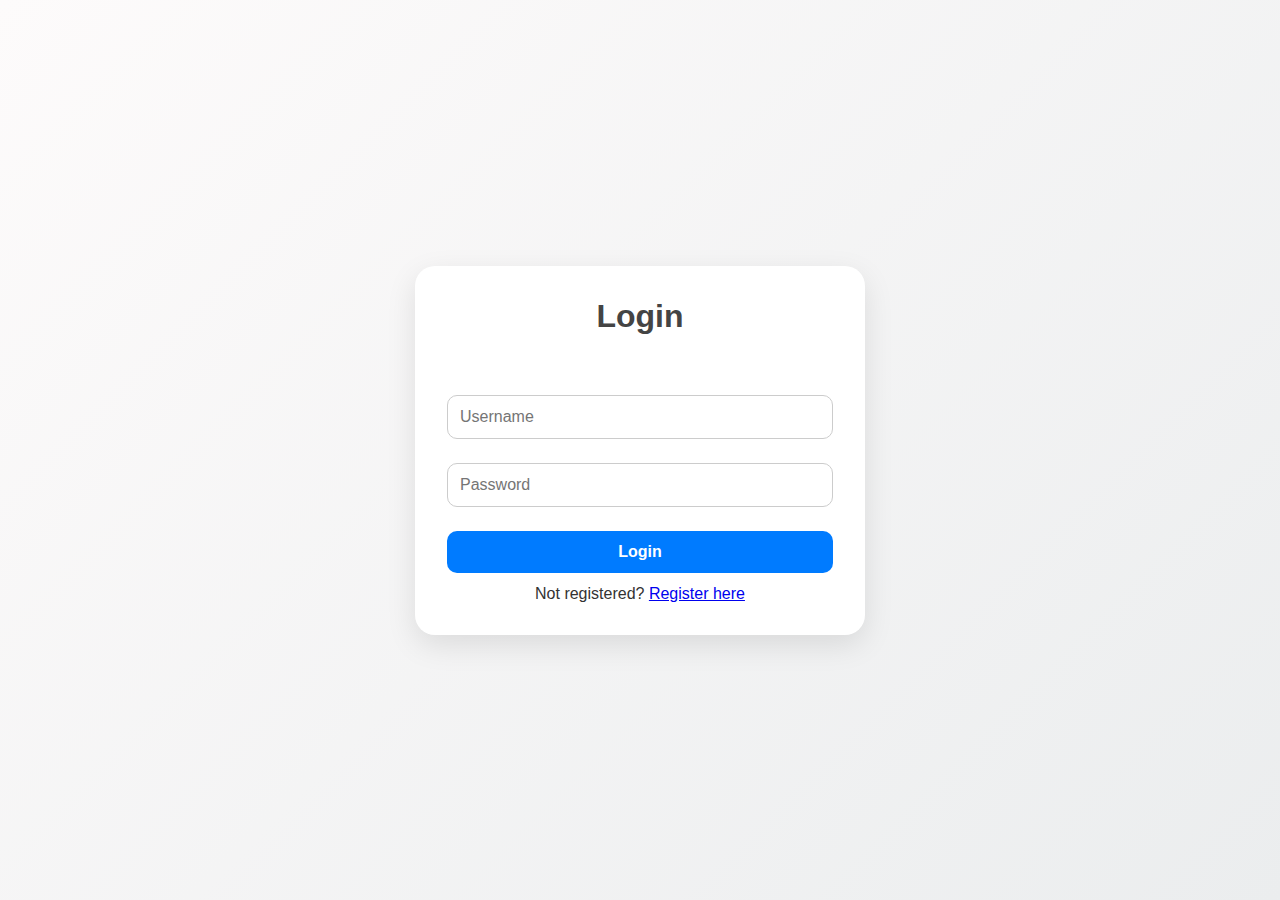
<file: index.html>
<!DOCTYPE html>
<html lang="en">
<head>
    <meta charset="UTF-8">
    <title>Login Page</title>
    <link rel="stylesheet" href="style.css">
    <script defer src="script.js"></script>
</head>
<body class="theme-default">
    <div class="container">
        <h1>Login</h1>
        <form id="loginForm">
            <input type="text" id="username" placeholder="Username" required>
            <input type="password" id="password" placeholder="Password" required>
            <button type="submit">Login</button>
        </form>
        <p>Not registered? <a href="register.html">Register here</a></p>
    </div>
</body>
</html>
</file>
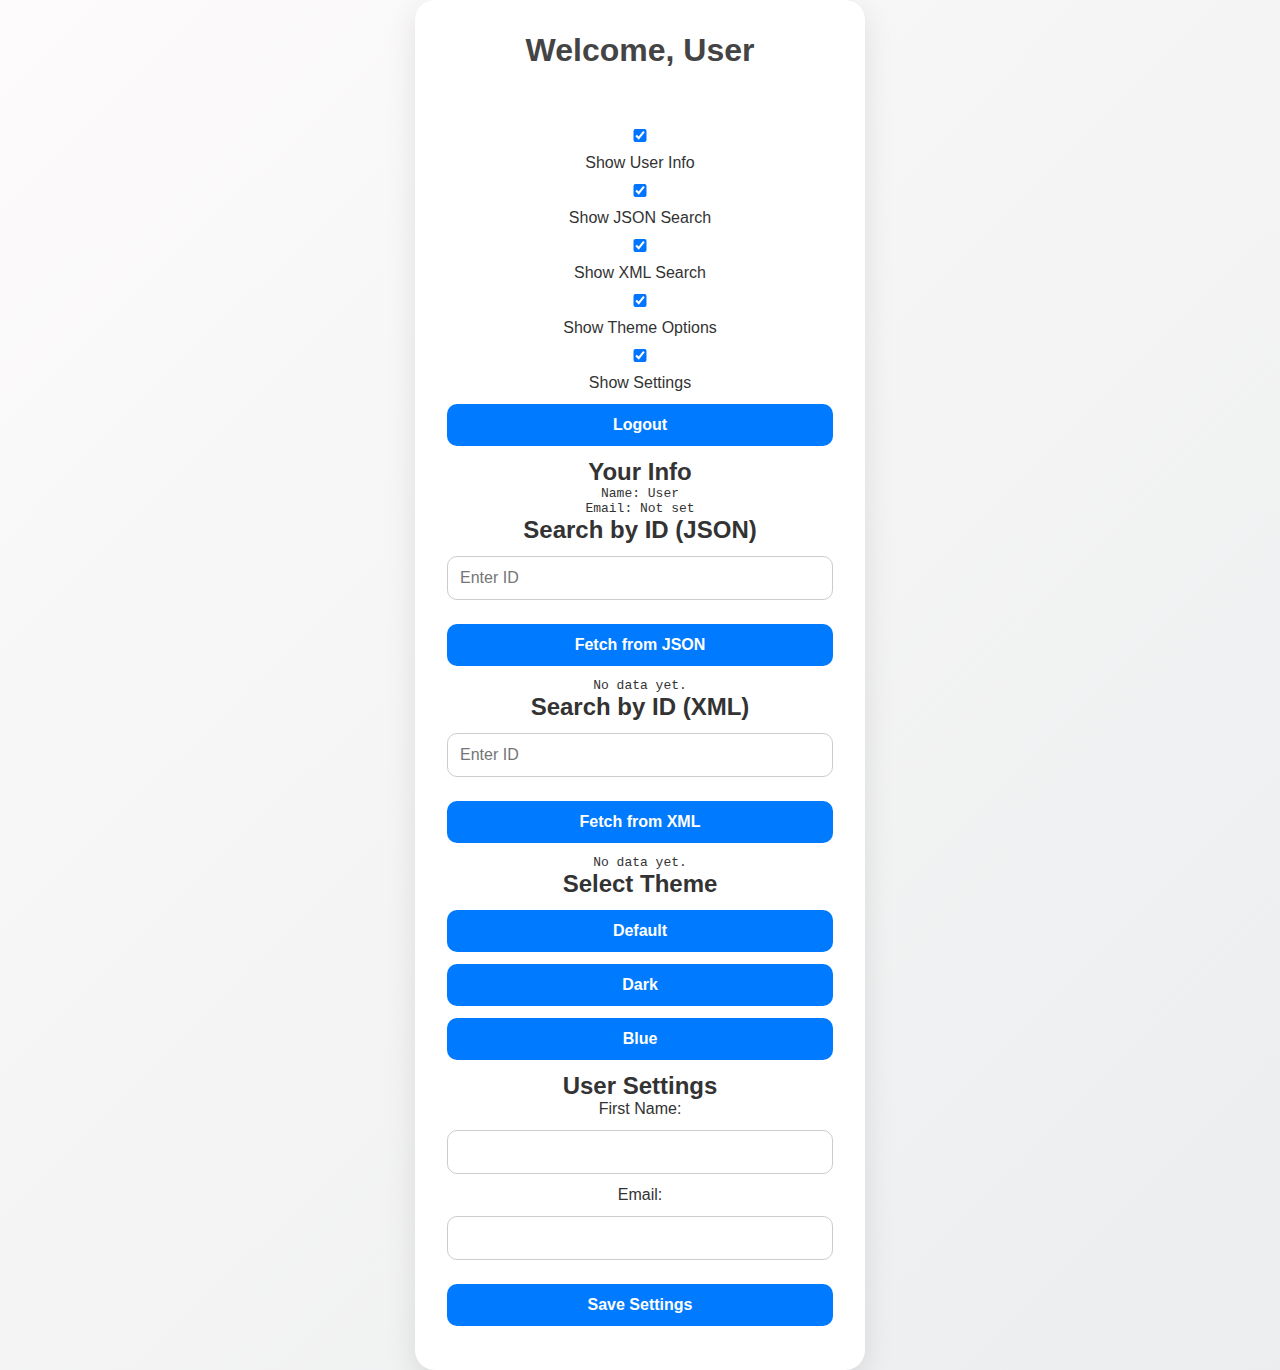
<file: dashboard.html>
<!DOCTYPE html>
<html lang="en">
<head>
  <meta charset="UTF-8" />
  <title>Dashboard</title>
  <link rel="stylesheet" href="style.css" />
  <script defer src="script.js"></script>
</head>
<body class="theme-default">
  <div class="container">
    <h1>Welcome, <span id="welcomeName">User</span></h1>

    <!-- Menü -->
    <div class="menu">
      <label><input type="checkbox" checked onchange="toggleSection('infoPanel')"> Show User Info</label>
      <label><input type="checkbox" checked onchange="toggleSection('searchPanel')"> Show JSON Search</label>
      <label><input type="checkbox" checked onchange="toggleSection('xmlSearchPanel')"> Show XML Search</label>
      <label><input type="checkbox" checked onchange="toggleSection('themePanel')"> Show Theme Options</label>
      <label><input type="checkbox" checked onchange="toggleSection('settingsPanel')"> Show Settings</label>
      <button onclick="logout()">Logout</button>
    </div>

    <!-- Kullanıcı Bilgisi -->
    <div id="infoPanel">
      <h2>Your Info</h2>
      <pre id="userInfo">Loading...</pre>
    </div>

    <!-- JSON ile Kullanıcı Arama -->
    <div id="searchPanel">
      <h2>Search by ID (JSON)</h2>
      <input type="text" id="userId" placeholder="Enter ID" />
      <button onclick="fetchUserData()">Fetch from JSON</button>
      <pre id="userData">No data yet.</pre>
    </div>

    <!-- XML ile Kullanıcı Arama -->
    <div id="xmlSearchPanel">
      <h2>Search by ID (XML)</h2>
      <input type="text" id="userIdXml" placeholder="Enter ID" />
      <button onclick="fetchUserFromXML()">Fetch from XML</button>
      <pre id="xmlUserData">No data yet.</pre>
    </div>

    <!-- Tema Seçimi -->
    <div id="themePanel">
      <h2>Select Theme</h2>
      <button onclick="changeTheme('default')">Default</button>
      <button onclick="changeTheme('dark')">Dark</button>
      <button onclick="changeTheme('blue')">Blue</button>
    </div>

    <!-- Ayarlar Paneli -->
    <div id="settingsPanel">
      <h2>User Settings</h2>
      <label>First Name: <input type="text" id="settingFirstName" /></label><br />
      <label>Email: <input type="email" id="settingEmail" /></label><br />
      <button onclick="saveUserSettings()">Save Settings</button>
      <p id="settingsSaved" style="color: green;"></p>
    </div>
  </div>
</body>
</html>
</file>
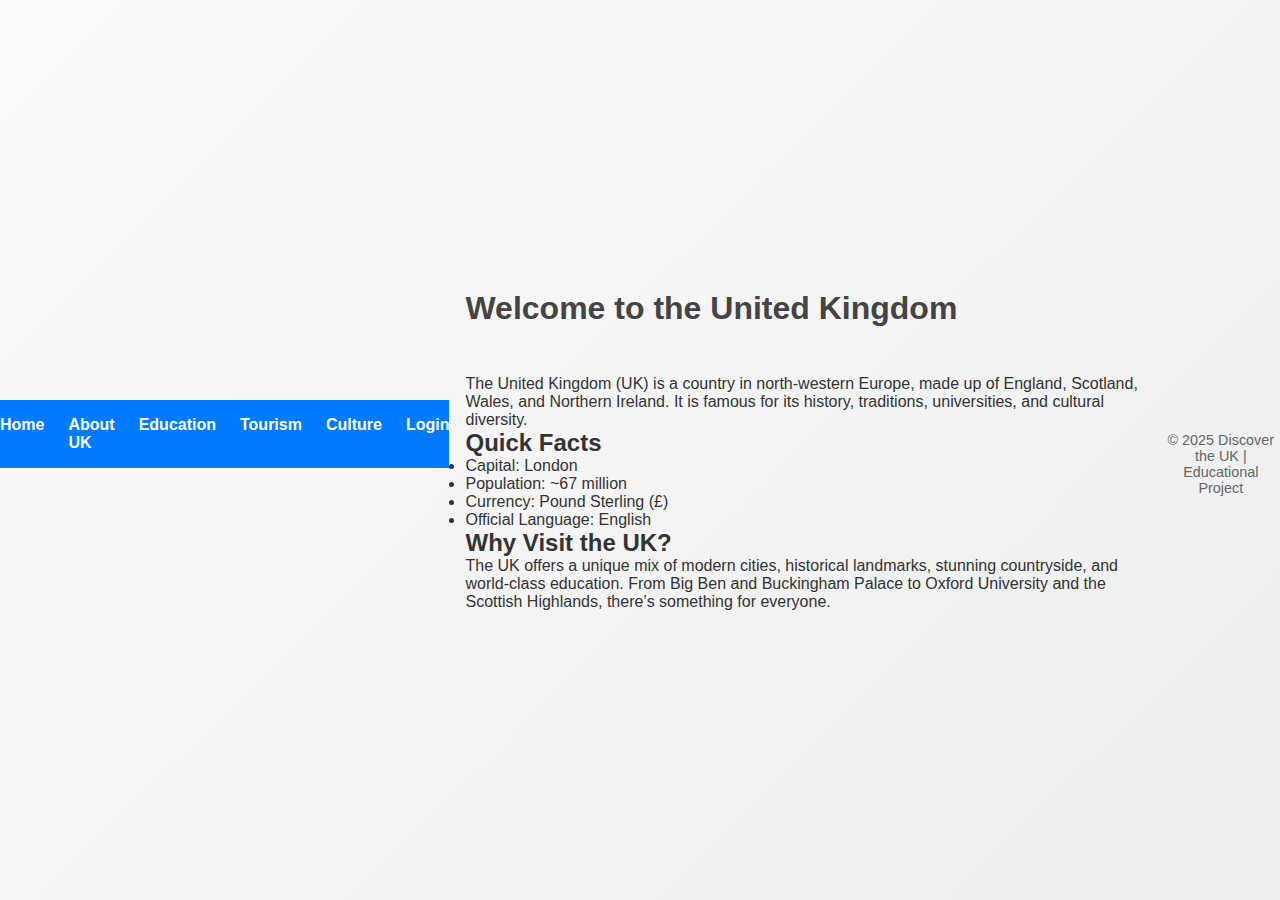
<file: home.html>
<!DOCTYPE html>
<html lang="en">
<head>
  <meta charset="UTF-8">
  <title>Discover the UK</title>
  <link rel="stylesheet" href="style.css">
  <script defer src="script.js"></script>
</head>
<body>
  <header>
    <nav>
      <ul class="navbar">
        <li><a href="home.html">Home</a></li>
        <li><a href="about.html">About UK</a></li>
        <li><a href="education.html">Education</a></li>
        <li><a href="tourism.html">Tourism</a></li>
        <li><a href="culture.html">Culture</a></li>
        <li id="loginNav"><a href="index.html">Login</a></li>
        <li id="dashboardNav" style="display:none;"><a href="dashboard.html">Dashboard</a></li>
        <li id="logoutNav" style="display:none;"><a href="#" onclick="logout()">Logout</a></li>
      </ul>
    </nav>
  </header>

  <main class="content">
    <h1>Welcome to the United Kingdom</h1>
    <p>
      The United Kingdom (UK) is a country in north-western Europe, 
      made up of England, Scotland, Wales, and Northern Ireland. 
      It is famous for its history, traditions, universities, and cultural diversity.
    </p>

    <section>
      <h2>Quick Facts</h2>
      <ul>
        <li>Capital: London</li>
        <li>Population: ~67 million</li>
        <li>Currency: Pound Sterling (£)</li>
        <li>Official Language: English</li>
      </ul>
    </section>

    <section>
      <h2>Why Visit the UK?</h2>
      <p>
        The UK offers a unique mix of modern cities, historical landmarks, 
        stunning countryside, and world-class education. From Big Ben and Buckingham Palace 
        to Oxford University and the Scottish Highlands, there’s something for everyone.
      </p>
    </section>
  </main>

  <footer>
    <p>© 2025 Discover the UK | Educational Project</p>
  </footer>
</body>
</html>
</file>
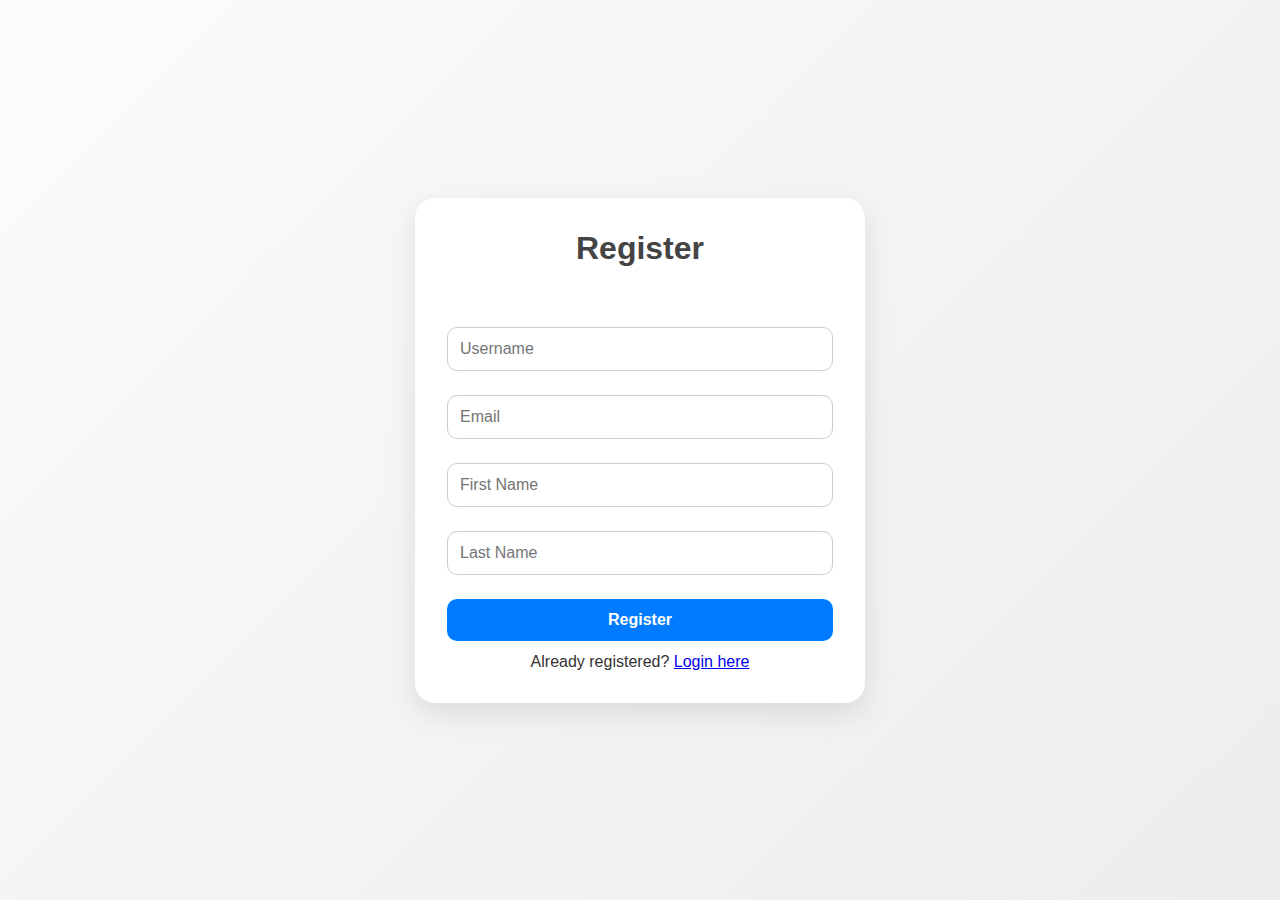
<file: register.html>
<!DOCTYPE html>
<html lang="en">
<head>
    <meta charset="UTF-8">
    <title>Register</title>
    <link rel="stylesheet" href="style.css">
    <script defer src="script.js"></script>
</head>
<body class="theme-default">
    <div class="container">
        <h1>Register</h1>
        <form id="registerForm">
            <input type="text" id="newUsername" placeholder="Username" required>
            <input type="email" id="email" placeholder="Email" required>
            <input type="text" id="firstName" placeholder="First Name" required>
            <input type="text" id="lastName" placeholder="Last Name" required>
            <button type="submit">Register</button>
        </form>
        <p>Already registered? <a href="index.html">Login here</a></p>
    </div>
</body>
</html>
</file>
<file: style.css>
/* Base Reset and Layout */
* {
  margin: 0;
  padding: 0;
  box-sizing: border-box;
}
body {
  font-family: 'Segoe UI', Tahoma, Geneva, Verdana, sans-serif;
  background: linear-gradient(135deg, #fdfbfb, #ebedee);
  color: #333;
  min-height: 100vh;
  display: flex;
  justify-content: center;
  align-items: center;
}
.container {
  background: #fff;
  padding: 2em;
  border-radius: 20px;
  box-shadow: 0 10px 30px rgba(0, 0, 0, 0.1);
  width: 100%;
  max-width: 450px;
  text-align: center;
  transition: transform 0.4s ease;
}
h1 {
  margin-bottom: 1.5em;
  color: #444;
}
input, button, select {
  width: 100%;
  margin: 0.75em 0;
  padding: 0.75em;
  border-radius: 10px;
  border: 1px solid #ccc;
  font-size: 1em;
}
input:focus, select:focus {
  outline: none;
  border-color: #007bff;
  box-shadow: 0 0 5px rgba(0, 123, 255, 0.4);
}
button {
  background: #007bff;
  color: white;
  border: none;
  font-weight: bold;
  transition: background 0.3s, transform 0.2s ease;
  display: flex;
  align-items: center;
  justify-content: center;
  gap: 0.5em;
}
button i {
  font-size: 1.2em;
}
button:hover {
  background: #0056b3;
  transform: scale(1.03);
}
select {
  background: white;
}

/* Menu Items */
.menu-item {
  margin-top: 1em;
  padding: 1em;
  background: #f9f9f9;
  border-left: 5px solid #007bff;
  overflow: hidden;
  max-height: 0;
  opacity: 0;
  transition: max-height 0.5s ease, opacity 0.5s ease;
}
.menu-item.active {
  max-height: 300px;
  opacity: 1;
}

/* Toggle Button */
.toggle-btn {
  cursor: pointer;
  padding: 0.5em 1em;
  background: #28a745;
  color: #fff;
  border-radius: 8px;
  font-weight: bold;
  transition: background 0.3s;
}
.toggle-btn:hover {
  background: #218838;
}

/* Dark Theme */
.theme-dark {
  background-color: #121212;
  color: #e0e0e0;
}
.theme-dark .container {
  background: #1e1e1e;
  box-shadow: 0 10px 20px rgba(0,0,0,0.6);
}
.theme-dark input, .theme-dark select {
  background: #333;
  color: #fff;
  border: 1px solid #555;
}
.theme-dark button {
  background: #03dac5;
  color: #000;
}
.theme-dark .menu-item {
  background: #2c2c2c;
  border-color: #03dac5;
}

/* Icon Style (Font Awesome or Similar) */
@import url('https://cdnjs.cloudflare.com/ajax/libs/font-awesome/6.5.0/css/all.min.css');

/* Blue Theme */
.theme-blue {
  background: linear-gradient(135deg, #d0e7ff, #a0c4ff);
  color: #003366;
}

.theme-blue .container {
  background: #cfe0ff;
  box-shadow: 0 10px 30px rgba(0, 70, 200, 0.2);
}

.theme-blue input, 
.theme-blue select {
  background: #e4f0ff;
  color: #003366;
  border: 1px solid #6699ff;
}

.theme-blue button {
  background: #0056b3;
  color: white;
}

.theme-blue button:hover {
  background: #003d80;
}

.theme-blue .menu-item {
  background: #d9e7ff;
  border-color: #004080;
}

/* Navbar */
header {
  background: #007bff;
  padding: 1em 0;
  margin-bottom: 2em;
}
.navbar {
  display: flex;
  justify-content: center;
  gap: 1.5em;
  list-style: none;
}
.navbar li a {
  color: white;
  text-decoration: none;
  font-weight: bold;
  transition: color 0.3s;
}
.navbar li a:hover {
  color: #ffeb3b;
}

.content {
  max-width: 900px;
  margin: auto;
  padding: 1em;
  text-align: left;
}
footer {
  margin-top: 2em;
  text-align: center;
  color: #666;
  font-size: 0.9em;
}
</file>
